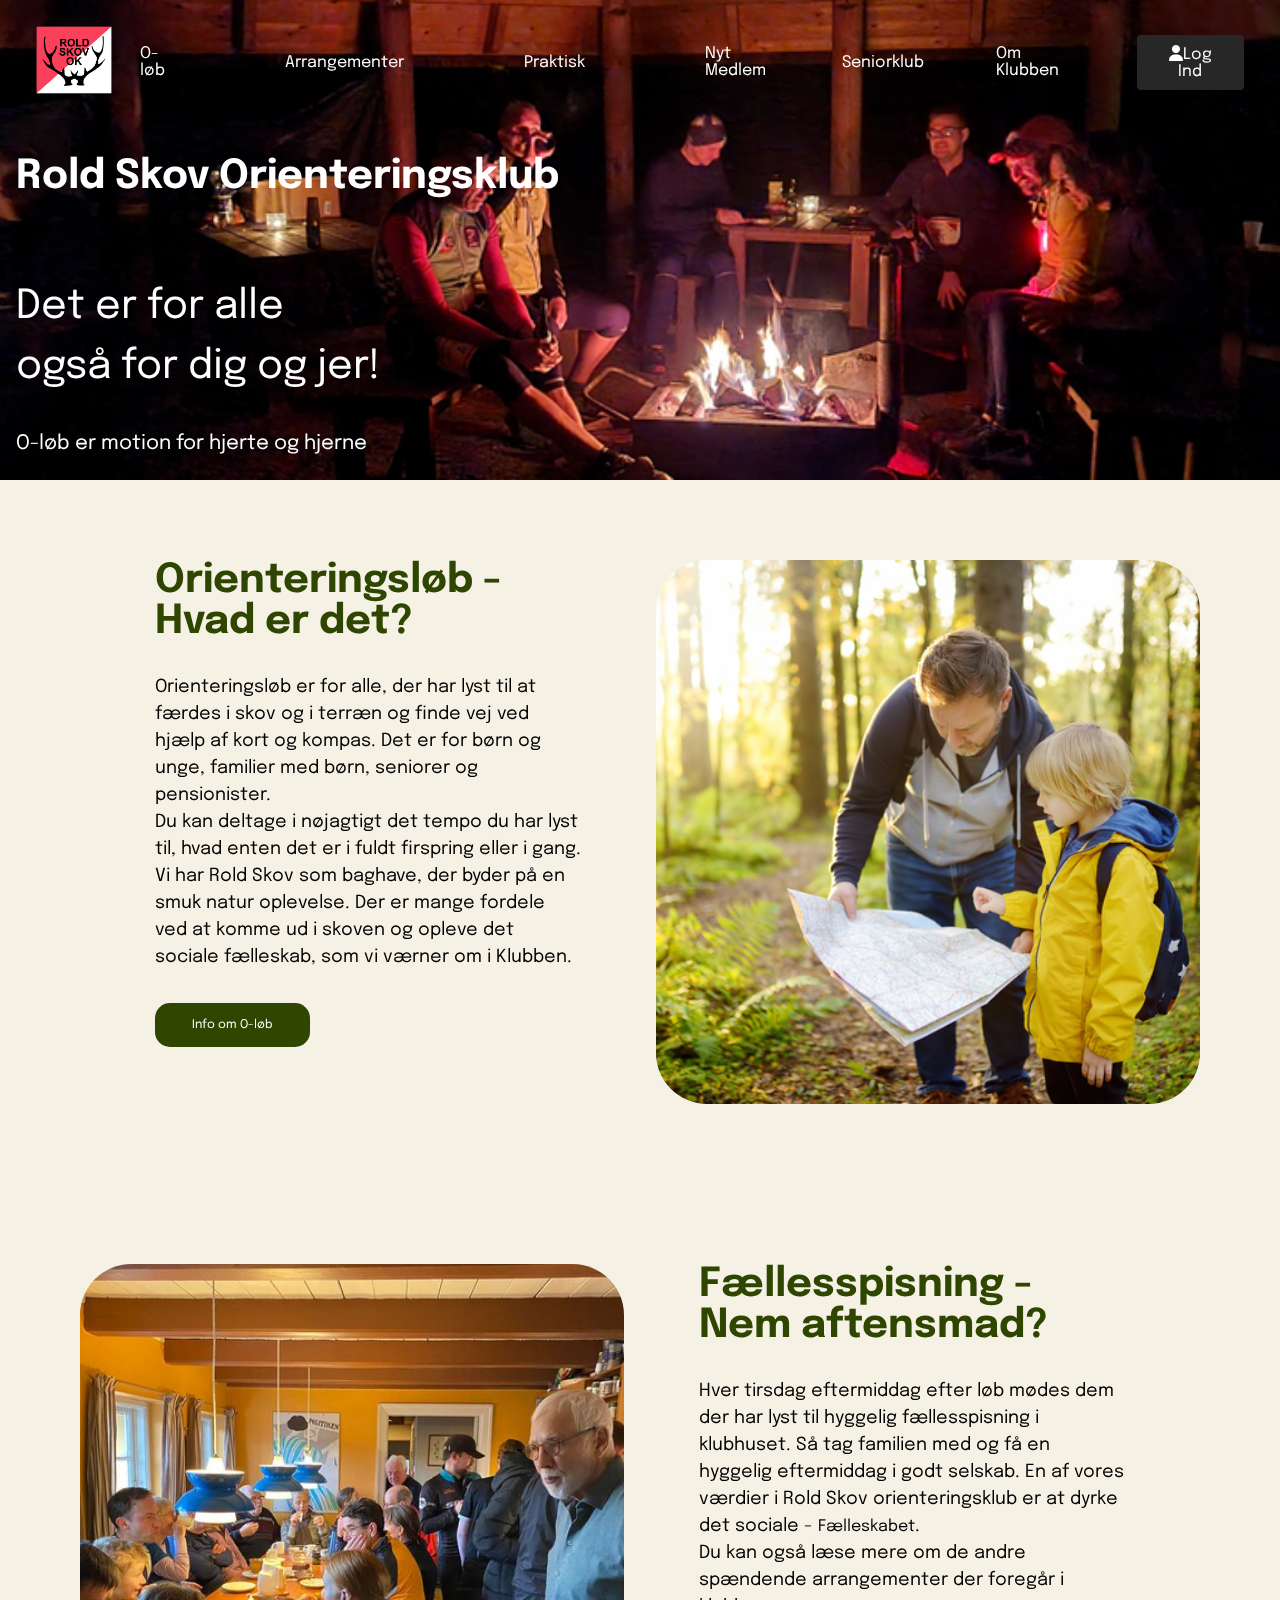
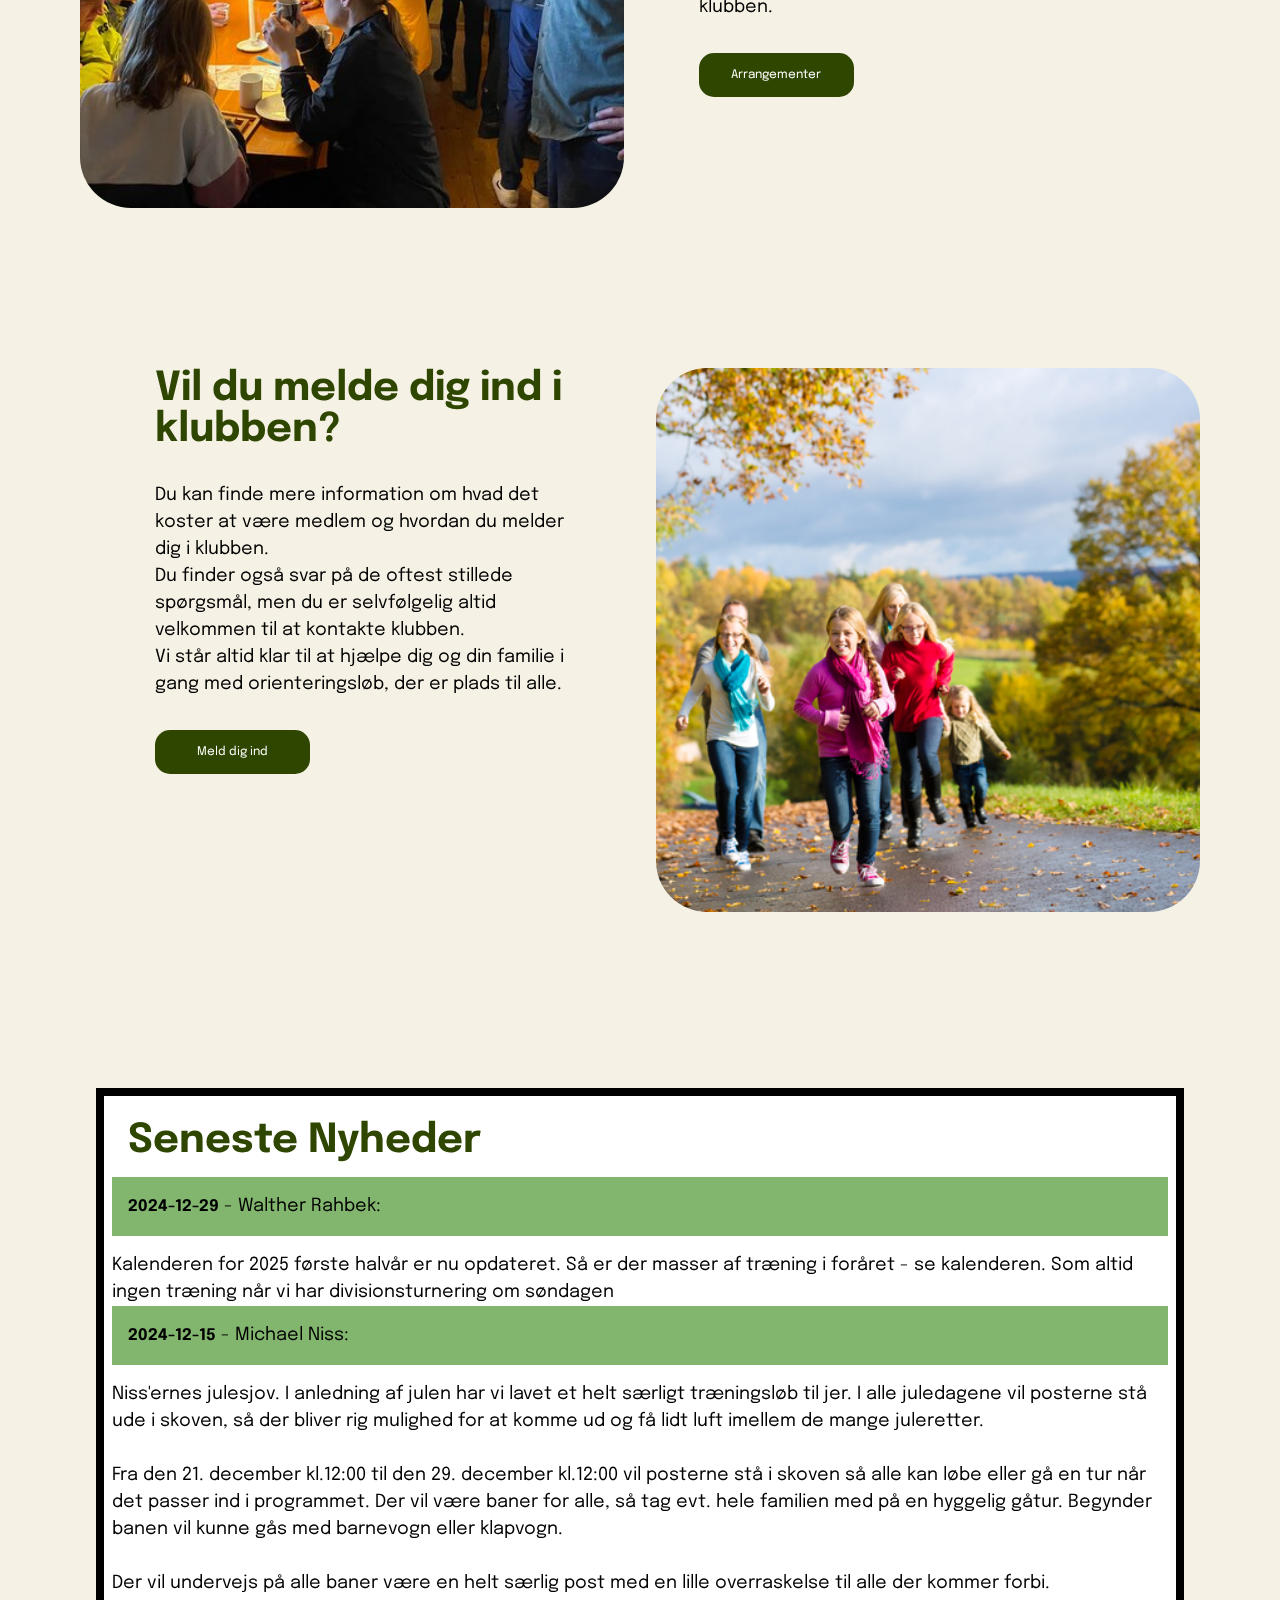
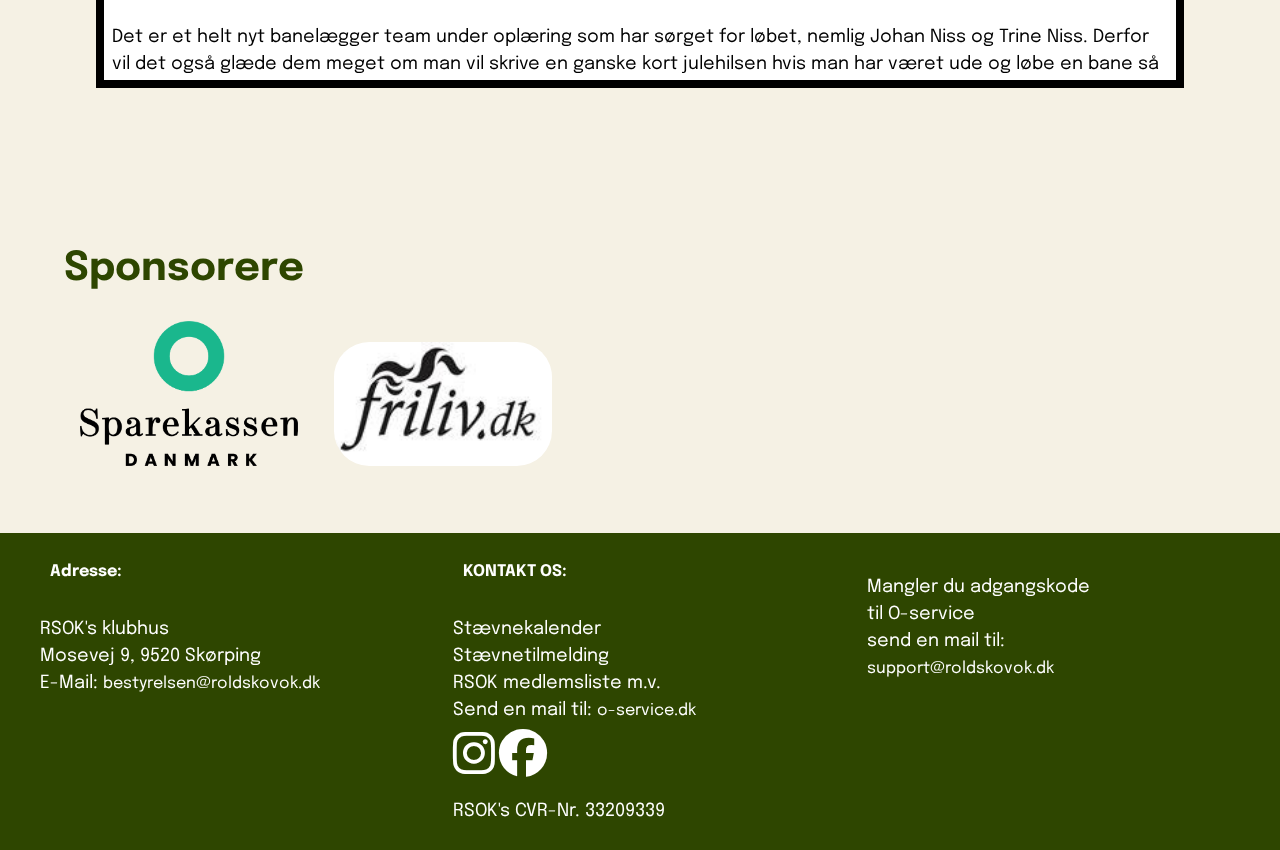
<file: index.html>
<!DOCTYPE html>
<html lang="en">
<head>
    <meta charset="UTF-8">
    <meta name="viewport" content="width=device-width, initial-scale=1.0">
    <title>Rold Skov Orienteringsklub</title>
    <link rel="stylesheet" href="https://cdnjs.cloudflare.com/ajax/libs/font-awesome/6.7.2/css/all.min.css">
    <link rel="stylesheet" href="./assets/CSS/style.css">
</head>

<body>
    <header class="headerforsiden">
        <div class="headeraligned">
            <nav class="pcnav">
                <a href="./index.html">
                    <img class="logo" src="./assets/img/RoldSkovOKLogo.png" alt="Logo">
                </a>
                <div class="dropdownmenu">
                    <div class="dpm-item">
                        <a href="#">O-løb</a>
                        <div class="dropdown">
                            <a href="./InfoOmOlob.html">Info om O-løb</a>
                            <a href="./OLobForFamilier.html">O-løb for familier</a>
                            <a href="#">Baner</a>
                            <a href="#">Kort</a>
                            <a href="#">O-teknisk træning</a>
                            <a href="#">Træningsløbskort</a>
                            <a href="#">Banelægger instrukser</a>
                        </div>
                    </div>
                    <div class="dpm-item">
                        <a href="#">Arrangementer</a>
                        <div class="dropdown">
                            <a href="./Arrangementer.html">Info om Arrangementer</a>
                            <a href="#">Løb og stævner</a>
                            <a href="#">Kalender</a>
                        </div>
                    </div>
                    <div class="dpm-item">
                        <a href="#">Praktisk</a>
                        <div class="dropdown">
                            <a href="./PraktiskInformation.html">Praktisk Information</a>
                            <a href="#">Startsteder</a>
                            <a href="#">Fakta, Konti, mv.</a>
                            <a href="#">Vedtægter</a>
                            <a href="#">Referater</a>
                            <a href="#">Privatlivspolitik</a>
                        </div>
                    </div>
                    <a href="./NytMedlem.html">Nyt Medlem</a>
                    <a href="./Seniorklubben.html">Seniorklub</a>
                    <a href="./OmKlubben.html">Om Klubben</a>
                </div>
                
                <button class="logind"><i class="fa-solid fa-user"></i>Log Ind</button>
            </nav>
            <nav class="mobilnav">
                <a href="./index.html"><img src="./assets/img/RoldSkovOKLogo.png" alt="RSOK LOGO"></a>
            <button class="logind">Log Ind</button>
            <div class="burgerdropdown">
                <button class="burger"><img src="./assets/img/burgermenu.svg" alt="burgermenu"></button>
                <ul class="burgerdropdown-menu">
                    <li><a href="./InfoOmOlob.html">O-løb</a></li>
                    <li><a href="./OLobForFamilier.html">O-løb familier</a></li>
                    <li><a href="./Arrangementer.html">Arrangementer</a></li>
                    <li><a href="./PraktiskInformation.html">Praktisk</a></li>
                    <li><a href="./NytMedlem.html">Nyt Medlem</a></li>
                    <li><a href="./Seniorklubben.html">Seniorklub</a></li>
                    <li><a href="./OmKlubben.html">Om Klubben</a></li>
                </ul>
            </div>
            </nav>
        </div>
    
        <h1 class="headerh1">Rold Skov Orienteringsklub</h1>
        <p class="pforsiden">Det er for alle <br>også for dig og jer! <br></p>
        <p class="pforsidenlille">O-løb er motion for hjerte og hjerne</p>
    </header>
    
    <main>
        <Article class="article1">
            <h2 class="articleoverskrift1">Orienteringsløb - Hvad er det?</h2>
            <p class="articletekst1">Orienteringsløb er for alle, der har lyst til at færdes i skov og i terræn og finde vej ved hjælp af kort og kompas.

            Det er for børn og unge, familier med børn, seniorer og pensionister.
            <br>
            Du kan deltage i nøjagtigt det tempo du har lyst til, hvad enten det er i fuldt firspring eller i gang.
            <br>
            Vi har Rold Skov som baghave, der byder på en smuk natur oplevelse. Der er mange fordele ved at komme ud i skoven og
            opleve det sociale fælleskab, som vi værner om i Klubben.</p>
            <!--alle vores knapper skal se sådan ud!-->
            <a class="button articlebutton1" href="./InfoOmOlob.html">Info om O-løb</a>
            <img class="articleimg1" src="./assets/img/OrienteringslobFarOgDrengKiggerPaaKort.jpg" alt="Mand og dreng der står ude i en skov og kigger på ned på et kort. (Kilde: Colourbox, leverandør #2418)" >
            

        </Article>
        <article class="article2">
            <h2 class="articleoverskrift2">Fællesspisning - Nem aftensmad?</h2>
            <p class="articletekst2">Hver tirsdag eftermiddag efter løb mødes dem der har lyst til hyggelig fællesspisning i klubhuset. Så tag familien med
            og få en hyggelig eftermiddag i godt selskab. En af vores værdier i Rold Skov orienteringsklub er at dyrke det sociale -
            <span class="fremhævet tekst">Fælleskabet</span>.
            <br>
            Du kan også læse mere om de andre spændende arrangementer der foregår i klubben.</p>
            <a class="button articlebutton2" href="./Arrangementer.html">Arrangementer</a>
            <img class="articleimg2" src="./assets/img/OrienteringsklubFaellesspisning.jpg" alt="Fællesspisningbørn og voksne sidder ved et bord inde i klubhuset. De hygger og spiser sammen. (kilde: Rold Skov Orienteringsklub)">
        </article>
        <article class="article1">
            <h2 class="articleoverskrift1">Vil du melde dig ind i klubben?</h2>
            <p class="articletekst1">Du kan finde mere information om hvad det koster at være medlem og hvordan du melder dig i klubben.
            <br>
            Du finder også svar på de oftest stillede spørgsmål, men du er selvfølgelig altid velkommen til at kontakte klubben.
            <br>
            Vi står altid klar til at hjælpe dig og din familie i gang med orienteringsløb, der er plads til alle.</p>
            <a class="button articlebutton1" href="./NytMedlem.html">Meld dig ind</a>
            <img class="articleimg1" src="./assets/img/OrienteringsklubMelddigind.jpg" alt="Billede af glade børn i forskellige aldre og en voksen der løber på en vej, med en skov i baggrunden. (kilde: Colourbox, Arne Trautmann)" >
        </article>
        
        <section class="nyheder">
            <div class="scroll-bar">
                <h2 class="h2nyheder">Seneste Nyheder</h2>
                <p class="nyhednavn"><strong>2024-12-29</strong> - Walther Rahbek:</p>
                <p>Kalenderen for 2025 første halvår er nu opdateret. Så er der masser af træning i foråret - se kalenderen. Som
                    altid ingen træning når vi har divisionsturnering om søndagen</p>
                <p class="nyhednavn"><strong>2024-12-15</strong> - Michael Niss:</p>
                <p>Niss'ernes julesjov. I anledning af julen har vi lavet et helt særligt træningsløb til jer. I alle juledagene vil
                    posterne stå ude i skoven, så der bliver rig mulighed for at komme ud og få lidt luft imellem de mange
                    juleretter. <br><br> Fra den 21. december kl.12:00 til den 29. december kl.12:00 vil posterne stå i skoven så
                    alle kan løbe eller gå en tur når det passer ind i programmet. Der vil være baner for alle, så tag evt. hele
                    familien med på en hyggelig gåtur. Begynder banen vil kunne gås med barnevogn eller klapvogn. <br><br> Der vil
                    undervejs på alle baner være en helt særlig post med en lille overraskelse til alle der kommer forbi. <br><br>
                    Det er et helt nyt banelægger team under oplæring som har sørget for løbet, nemlig Johan Niss og Trine Niss.
                    Derfor vil det også glæde dem meget om man vil skrive en ganske kort julehilsen hvis man har været ude og løbe
                    en bane så vi har en lille ide om hvor mange der har været i skoven. Beskeden skrives til
                    julesjov@roldskovok.dk. <br><br> Kortene vil kunne findes i en særlig kasse ved startstedet tydeligt markeret
                    med klublogo, umiddelbart ved siden af oplysningsskiltene som altid står der, eller printes fra hjemmesiden på
                    https://roldskovok.dk/index.php?page=sider/t-loeb_kort.php. <br><br>Starten går fra Tveden P-pladsen. <br><br>
                    Der vil være mulighed for følgende baner: <br><br> Begynder 2,9 km 14 poster <br><br> Let 3,1 km 13 poster
                    <br><br> Mellemsvær 3,2 km 14 poster <br><br> Kort svær 4,0 km 12 poster <br><br> Lang svær 7,5 km 21 poster
                    <br><br> Julestjernen 8,6 km 16 poster <br><br> Glædelig jul fra Niss'erne <br><br> (Trine, Johan og Michael)
                </p>
            </div>
        </section>
        <div class="Sponsorere">
            <h2>Sponsorere</h2>
            
            <a href="https://www.spard.dk/"><img id="Sparekassen" src="./assets/img/logoSparekassen.png" alt="Sparekassen logo" style="width: 250px;"></a>
            <img id="friliv" src="./assets/img/LogoFriliv.jpg" alt="Friliv.dk logo" style="width: 250px;">
        </div>
    </main>
    
<footer class="footer">
        <div class="footer-column">
            <h4>Adresse:</h4>
            <p>RSOK's klubhus<br>Mosevej 9, 9520 Skørping<br>
            E-Mail: <a href="mailto:bestyrelsen@roldskovok.dk">bestyrelsen@roldskovok.dk</a></p>
        </div>
        <div class="footer-column">
            <h4>KONTAKT OS:</h4>
            <p>Stævnekalender<br>Stævnetilmelding<br>RSOK medlemsliste m.v.<br>
            Send en mail til: <a href="mailto:o-service.dk">o-service.dk</a></p>
            <div class="social">
                <a href="https://www.instagram.com/roldskovorienteringsklub/?hl=da" target="_blank" aria-label="Instagram"><i class="fa-brands fa-instagram"></i></a>
                <a href="https://www.facebook.com/RoldSkovOK?ref=embed_page" target="_blank" aria-label="Facebook"><i class="fa-brands fa-facebook"></i></a>
            </div>
            <p>RSOK's CVR-Nr. 33209339</p>
        </div>
        <div class="footer-column">
            <p>Mangler du adgangskode <br> til O-service<br>
            send en mail til: <br> <a href="mailto:support@roldskovok.dk">support@roldskovok.dk</a></p>
        </div>
    </footer>
</html>
</file>
<file: assets/CSS/style.css>
/*Typografi*/
@import url('https://fonts.googleapis.com/css2?family=Epilogue:ital,wght@0,100..900;1,100..900&display=swap');

*{
    font-family: "Epilogue", serif;
    font-size: 16px;
}

h1{
    color: var(--DeepForest);
    font-weight: bold;
    font-size: 2.5rem;
    padding: 2rem 1rem 7rem 1rem;
}
.headerh1{
    color: white;
    padding-bottom: 4rem;
    
}

h2{
        color: var(--DeepForest);
        font-weight: bold;
        font-size: 2.5rem;
        padding-bottom: 1rem;

}


h3{
    color: var(--DeepForest);
    font-weight: bold;
    font-size: 2.5rem;

}
/*rem udregnet efter rem=ønsket px/px font er sat til*/
/*Vi har i vores mock-up valgt 20px til brødskrift... måske er dette lidt for stort, da man normalt vælger melle 12-18?*/
p{
    font-size: 1.125rem;
    padding-top: 1rem;
    line-height: 150%;

}

/*general*/
/* box-sizing: boder-box gør at når der tilføjes padding til en boks er det indvendingt i boksen*/
*{
    margin: 0;
    padding: 0;
    box-sizing: border-box;
}

/*Her er tilføjet de farver vi ønsker at bruge på websitet*/
:root{
    --DeepForest: #2E4600;
    --PaleStone: #F5F1E4;
    --FernLeaf: #588C42;
    /*har vi brugt denne farve?*/
    --FreshMint: #82B56D;
    /*vi burde også her oprette en generel for padding, så vi kan tilføje den samme padding alle steder.*/

}

body{
    background-color: var(--PaleStone);
}

/*header Forsiden*/
/*billedet skal vendes om???*/
.headerforsiden{
    background-image: url(../img/header2.png);
    background-size: cover;
    background-position: center;
    height: 30rem;
    width: 100%;
}

header{
    background-color: var(--DeepForest);
    height: 7rem;
    width: 100%;
}


/*NAV*/

.dropdownmenu a,
.dpm-item {
    margin-right: 3rem;
} 

nav {
    display: flex;
    align-items: center;
    justify-content: space-between;
    padding: 10px 20px;
    background-color: rgba(0, 0, 0, 0);
    color: white;
}
/*log ind knap*/
/*border-radius: 0 er tilføjet for at lave en firkantet knap*/
nav img {
    height: 100px;
    border-radius: 0;
    padding: 1rem;
}
.dropdownmenu {
    display: flex;
}
.dpm-item {
    position: relative;
}
.dpm-item a {
    text-decoration: none;
    color: white;
    display: block;
}

.dropdown {
    display: none;
    position: absolute;
    top: 100%;
    left: 0;
    background-color: var(--DeepForest);
    border-radius: 4px;
    z-index: 10;
}

.logind {
    padding: 10px 20px;
    background-color: rgb(39, 39, 39);
    border: none;
    border-color: white;
    border-radius: 4px;
    color: white;
    cursor: pointer;
    font-size: 16px;
    width: 7rem;
    margin: 1rem; 
}

.dropdownmenu {
display: flex;
align-items: center;
}

.dpm-item {
position: relative;
display: flex;
align-items: center;
}

.dpm-item a, .dropdownmenu > a {
text-decoration: none;
color: white;
padding: 8px 12px;
display: block;
}

.dropdown {
display: none;
position: absolute;
top: 100%;
left: 0;
background-color: var(--DeepForest);
box-shadow: 0 4px 8px rgba(0, 0, 0, 0.2);
border-radius: 4px;
z-index: 10;
}

.dropdown a {
padding: 8px 12px;
}

/*  */
/* Nav hover effekter */
/*  */
.dpm-item a:hover {
    background-color: var(--DeepForest);
    border-radius: 4px;
}

.dropdown a:hover {
    background-color: var(--DeepForest);
}

.dpm-item:hover .dropdown {
    display: block;
}

.logind:hover {
    background-color: #4b4b4b;
}

.dpm-item a:hover, .dropdownmenu > a:hover {
    background-color: var(--DeepForest);
    border-radius: 4px;
    }

    .dropdown a:hover {
        background-color: var(--FernLeaf);
        }
        
        .nav-item:hover .dropdown {
        display: block;
        }

        @media screen and (min-width: 1000px) {
            .mobilnav{
                display: none;
            }
        }

        /* FJERN PC NAV OG PÅ MED MOBIL NAV */
       @media screen and (max-width: 1000px) {

        .pcnav{
            display: none;
        }

        /* MOBILNAV */
        .mobilnav{
            display: flex;
            align-items: center;
            z-index: 1000;
        }

        .burgerdropdown {
            position: relative;
            display: inline-block;
          }
      
          .burgerdropdown button {
            background-color: rgba(0, 0, 0, 0);
            color: white;
            padding: 10px 20px;
            border: none;
            cursor: pointer;
            border-radius: 5px;
            z-index: 1000;
          }

          .burgermobil{
            z-index: 1000;
          }
      
          .burgerdropdown-menu a{
            text-decoration: none;
          }

          .burgerdropdown-menu {
            display: none;
            position: absolute;
            background-color: white;
            box-shadow: 0px 4px 6px rgba(0, 0, 0, 0.1);
            border: 1px solid #ddd;
            border-radius: 5px;
            margin-top: 5px;
            z-index: 1000;
            list-style: none;
            padding: 10px;
            max-width: 300px;
            transform:translateX(-40%)
          }
      
          .burgerdropdown-menu li {
            padding: 8px 12px;
            cursor: pointer;
          }
      
          .burgerdropdown:focus-within .burgerdropdown-menu {
            display: block;
          } 

          .logind{
            padding: 0.5rem;
            margin-left: 120px;
          }

       }

.pforsiden{
    color: white;
    padding: 1rem;
    font-size: 2.5rem;
}
.pforsidenlille{
    font-size: 1.25rem;
    color: white;
    padding: 1rem;
}


/*header på undersider*/
.headeralignedside{
    display: flex;
    align-items: center;
    justify-content: space-between;
}


/**/
/*knapper*/
/**/
.button{
    background-color: var(--DeepForest);
        border-radius: 15px;
        padding: 1rem;
        margin-top: 2rem;
        width: 9.7rem;
        font-size: 12px;
        color: white;
        text-align: center;
        text-decoration: none;
}

/*billeder*/

img{
    border-radius: 3.2rem;
}

/**/
/*side layout*/

.article1{
    display: grid;
    grid-template-columns: 0.7fr 2fr 2fr 0.7fr 1fr;
    padding: 5rem;
}
.articleoverskrift1{
    grid-column: 2 / 4;
    grid-row: 1 / 1;
}

.articletekst1{
    grid-column: 2 / 4;
    grid-row: 2 / 3;
}

.articleimg1{
    grid-column: 5 / 5;
    grid-row: 1 / 5;
}
.articlebutton1{
    grid-column: 2 / 2;
    grid-row: 3 / 4;
}

/*artikel 2 der vender omvendt i forhold til billede og tekst*/
.article2 {
    display: grid;
    grid-template-columns: 1fr 0.7fr 2fr 2fr 0.7fr;
    
    padding: 5rem;
}

.articleoverskrift2{
    grid-column: 3 / 5;
    grid-row: 1 / 1;
}

.articletekst2 {
    grid-column: 3 / 5;
    grid-row: 2 / 3;
}
.articleimg2 {
    grid-column: 1 / 1;
    grid-row: 1 / 5;
}
.articlebutton2 {
    grid-column: 3 / 4;
    grid-row: 3 / 4;
}

/**/
/*scroll boks forsiden*/
/**/

.scroll-bar {
    margin: 0;
    width: auto;
    height: 600px;
    overflow: scroll;
    background-color: white;
    color: black;
    border-style: solid;
    border-width: 0.5rem;
    padding: 0.5rem;
    margin: 6rem;

}

.nyhednavn {
    background-color: var(--FreshMint);
    padding: 1rem;
}
.h2nyheder{
    padding: 1rem;
}

/*tilmeldingsblanket*/
.indmeldingsblanket {
    width: 100%;
    max-width: 400px;
    margin: 0 auto;
    padding: 16px;
    background-color: #f9f9f9;
    border: 1px solid #ccc;
    border-radius: 8px;
}

.Indmeld {
    text-align: center;
}

.indmeldingsblanket p {
    padding-bottom: 1rem;
}

input[type="text"] {
    width: 100%;
    padding: 12px;
    margin: 8px 0 16px 0;
    display: block;
    border: 1px solid #ccc;
    border-radius: 4px;
    box-sizing: border-box;
}

label {
    display: block;
    margin-bottom: 8px;
    font-weight: bold;
}

.tilmeld {
    background-color: var(--DeepForest);
    color: #FFFFFF;
    padding: 12px;
    border: none;
    border-radius: 10px;
    cursor: pointer;
    width: 40%;
}

@media screen and (max-width: 900px) {
    .tilmeld{
        padding-right: 4.2rem;
    }
}

.tilmeld:hover {
    background-color: var(--FreshMint);
}


/*kontaktboks*/

table {
    display: block;
    overflow: auto;
    white-space:nowrap;
    width: auto;
    border-collapse: separate 5px;
    margin: 20px 0;
    font-size: 16px;
    text-align: left;
    color: white;
    max-height: 400px;
}
 
th {
    border: 1px solid black;
    padding: 8px;
    font-weight:500;
    background-color: var(--DeepForest)
 
}
 
td { border: 1px solid black;
    padding: 8px;
    font-weight:200;
    background-color: #2E4600;
    }
 

 .kontakttabel {
    width: 100%;
    margin-bottom: 2rem;
    overflow: hidden;
}

.kontakttabel table {
    display: table;
    width: 100%;
    border-collapse: separate;
    margin: 0 auto;
    font-size: 16px;
    text-align: left;
    color: white;
    max-height: 400px;
}

th, td {
    white-space: normal;
    padding: 8px;
    border: 1px solid black;
}

th {
    font-weight: 500;
    background-color: var(--DeepForest);
}

td {
    font-weight: 200;
    background-color: #2E4600;
}

@media screen and (max-width: 900px) {
    .kontakttabel {
        overflow-x: auto;
    }

    .kontakttabel table {
        display: block;
        overflow-x: auto;
        width: 100%;
    }

    th, td {
        white-space: nowrap;
    }
}


 .kontakttabel_1 {
    display: flex;
    justify-content: center;
    margin: auto;
      }
 
.kontakttabel_1_button { 
display: flex;
justify-content: center;
background-color:var(--DeepForest);
border-radius: 15px;
padding: 1rem;
width: 9.7rem;
border-color: #2E4600;
text-align: center; 
margin: auto;
margin-top: 1rem;
 }
 
 
.kontakttabel_1_button a {
    color: white; 
    font-size: 12px;
    text-decoration: none;
}
 
 .h2kontakt{
    padding-top: 3rem;
    margin: auto;
    width: 80%;
    margin-bottom: 1rem;
 }
 

/* diverse styles undersider*/

.midtentekst{
    text-align: center;
    padding: 1rem;
    padding-top: 3rem;
}
.billederomklubben{
    padding: 4rem;
}
.billederomklubben img{
    padding: 1rem;
}
.Sponsorere{
    padding: 4rem;
}
.Sponsorere img{
    padding: 1rem;

}
#sparekassen{
    height: 11rem;
    width: 16rem;
    object-fit: cover;
}
.friliv{
    height: 11rem;
}
 article img{
    height: 34rem;
    width: 34rem;
    object-fit: cover;
  
}
 aside img {
     height: 34rem;
     width: 34rem;
     object-fit: cover;

 }
 /**/
 /*Ø-løb for familier*/
 /**/
 .besøgosh2{
    text-align: center;
    padding: 2rem;
 }
 /*centere billedet*/
 .imgfamilier{
    display: block;
    margin-left: auto;
    margin-right: auto;
    width: 50%;

 }
/*centere hele article med kontaktinformation*/
 .kontakttabel{
      margin: auto;
      width: 50%;
      margin-bottom: 2rem;
 }
 .h2kontakt{
    padding-top: 3rem;
 }

.overhoveder{
    text-align: left;
    margin-left: 10%;
}

 /*Seniorklubben*/

.galleri img{
    padding: 1rem;
}
.gallerih2{
    padding-left: 1rem;
}

/*placering af indhold/tilmeldingsblanket Nytmedlem i midten*/
.articleindmeld{
    display: grid;
    grid-template-columns: 1fr 1fr 1fr;
}
form{
    grid-column: 2 /3;
    grid-row: 3 / 4;
}
.formh2{
    grid-column: 2 /3 ;
    grid-row: 1 / 2;
    padding: 4rem 0 2rem 1rem;
}
.formp{
    grid-column: 2 / 3;
    grid-row: 2 / 3;
    padding: 1rem;
}
.formkontigent{
    grid-column: 2 / 3;
    grid-row: 4 / 5;
    padding-top: 4rem;
}
.formtabel{
    grid-column: 2 / 3;
    grid-row: 5 / 6;
}
.formp3{
    grid-column: 2 / 3;
    grid-row: 6 / 7 ;

}

/*lokal nav*/

.container {
    padding: 20px;
    background-color: var(--FreshMint)
  }
 
  .opdagelse {
    display: grid;
    grid-template-columns: repeat(3, 1fr);
    gap: 20px;
    justify-items: left;
  }
 
  .opdagelse img {
    width: 90%;
    height: 90%;
    justify-content: space-between;
}
 
 
  .opdagelse button {
    background-color: var(--DeepForest);
    cursor: pointer;
    margin-top: -1.5rem;}


.h2lokalnav{
    margin-bottom: 50px;
    color: var(--DeepForest);
    text-align: start;
}
.knap1{
    grid-column: 1 / 2;
    grid-row: 2 / 3;
}
.knap2{
    grid-column: 2 / 3;
    grid-row: 2 / 3;
}
.knap3{
    grid-column: 3 / 4;
    grid-row: 2 / 3;
}


/*footer*/
/**/
/**/
.footer {
    display: flex;
    justify-content: space-between;
    align-items: flex-start;
    background-color: var(--DeepForest);
    color: white;
    padding: 20px;
    flex-wrap: wrap;
    margin-top: -1.1rem;
}

.footer-column {
    flex: 1;
    margin: 0 20px;
    min-width: 200px;
}

.footer-column h4 {
    margin-bottom: 10px;
    color: white;
    padding: 10px;
}

.footer-column p {
    margin: 5px 0;
    line-height: 1.5;
}

.footer-column a {
    color: white;
    text-decoration: none;
}

.footer-column a:hover {
    text-decoration: underline;
}

.social{
    justify-content: space-between;
}

.fa-brands{
    font-size: 3rem;
}


/* mediaQ */

/**/
@media screen and (max-width:900px){
    h1 {
            
            font-size: 2rem;
            
        }
    
        
    
        h2 {
            font-size: 1.5rem;
            
    
        }
    
    
        h3 {
            font-size: 1.5rem;}
        p{
            font-size: 1rem;
        }
        nav img {
            height: 50px;
                }
        
    article img{
        width: 17rem;
        height: 17rem;
    }
    aside img{
        width: 17rem;
            height: 17rem;
    }
    .article1 {
            grid-template-columns: 1fr;
            width: 100%;
        }
                .articleoverskrift1 {
                    grid-column: 1 / 1;
                    grid-row: 1 / 1;
                }
        
                .articletekst1 {
                    grid-column: 1 / 1;
                    grid-row: 2 / 3;
                }
        
                .articleimg1 {
                    grid-column: 1 / 1;
                    grid-row: 4 / 5;
                    margin-top: 2rem;
                }
        
                .articlebutton1 {
                    grid-column: 1 / 1;
                    grid-row: 3 / 4;
                }
                .article2 {
                    grid-template-columns: 1fr;
                    
                }
        
                .articleoverskrift2 {
                    grid-column: 1 / 1;
                    grid-row: 1 / 1;
                }
        
                .articletekst2 {
                    grid-column: 1 / 1;
                    grid-row: 2 / 3;
                }
        
                .articleimg2 {
                    grid-column: 1 / 1;
                    grid-row: 4 / 5;
                    margin-top: 2rem;
                }
        
                .articlebutton2 {
                    grid-column: 1 / 1;
                    grid-row: 3 / 4;
                }
              

/* Forside */

                .headerh1{
                    font-size: 30px;
                    display: flex;
                    text-align: center;
                }
                .pforsiden{
                    transform: translateY(-35%);
                }
                .pforsidenlille{
                    transform: translateY(-100%)
                }


                .opdagelse {
                              grid-template-columns: 1fr;
                             
        
                          }
                                .knap1 {
                                    grid-column: 1 / 1;
                                    grid-row: 2 / 3;
                                    margin-top: 0;
                                    margin-bottom: 3rem;
                                }
                
                                .knap2 {
                                    grid-column: 1 / 1;
                                    grid-row: 4 / 5;
                                    margin-top: 0;
                                    margin-bottom: 3rem;
                                }
                
                                .knap3 {
                                    grid-column: 1 / 1;
                                    grid-row: 6 / 7;
                                    margin-top: 0;
                                    margin-bottom: 3rem;
                                }
                              .opdagelse img{
                                width: 17rem;
                                height: 17rem;
                              }
                              .imgfamilier{
                                width: 17rem;
                                height: 17rem;
                              }
}

/* Header hover på NON-Dropdown */
.pcnav a:hover{
   color: white;
   text-shadow: 0 0 10px white; 
}

.videoContainer{
    display: flex;
    justify-content: center;
    align-items: center;
}

video{
    width: 40%;
    padding-top: 2rem;
}

@media screen and (max-width: 900px) {
    .videoContainer{
        display: flex;
        justify-content: center;
        align-items: center;
    } 

    video{
        width: 90%;
        padding-top: 1rem;
    }
}
.renoveringH2{
    padding-top: 0.5rem;
    margin-left: 4rem;
}

.renoveringP{
    width: 70%;
    margin-left: 4rem;
}

@media screen and (min-width: 900px) {
    
    .renoveringBilleder{
        display: flex;
        justify-content: space-between;
        align-items: center;
    }
    
    .renoveringBilleder img{
        margin: 0 10px;
    }

    .knap1, .knap2, .knap3{
        transform: translateY(-100%)
    }

}
</file>
